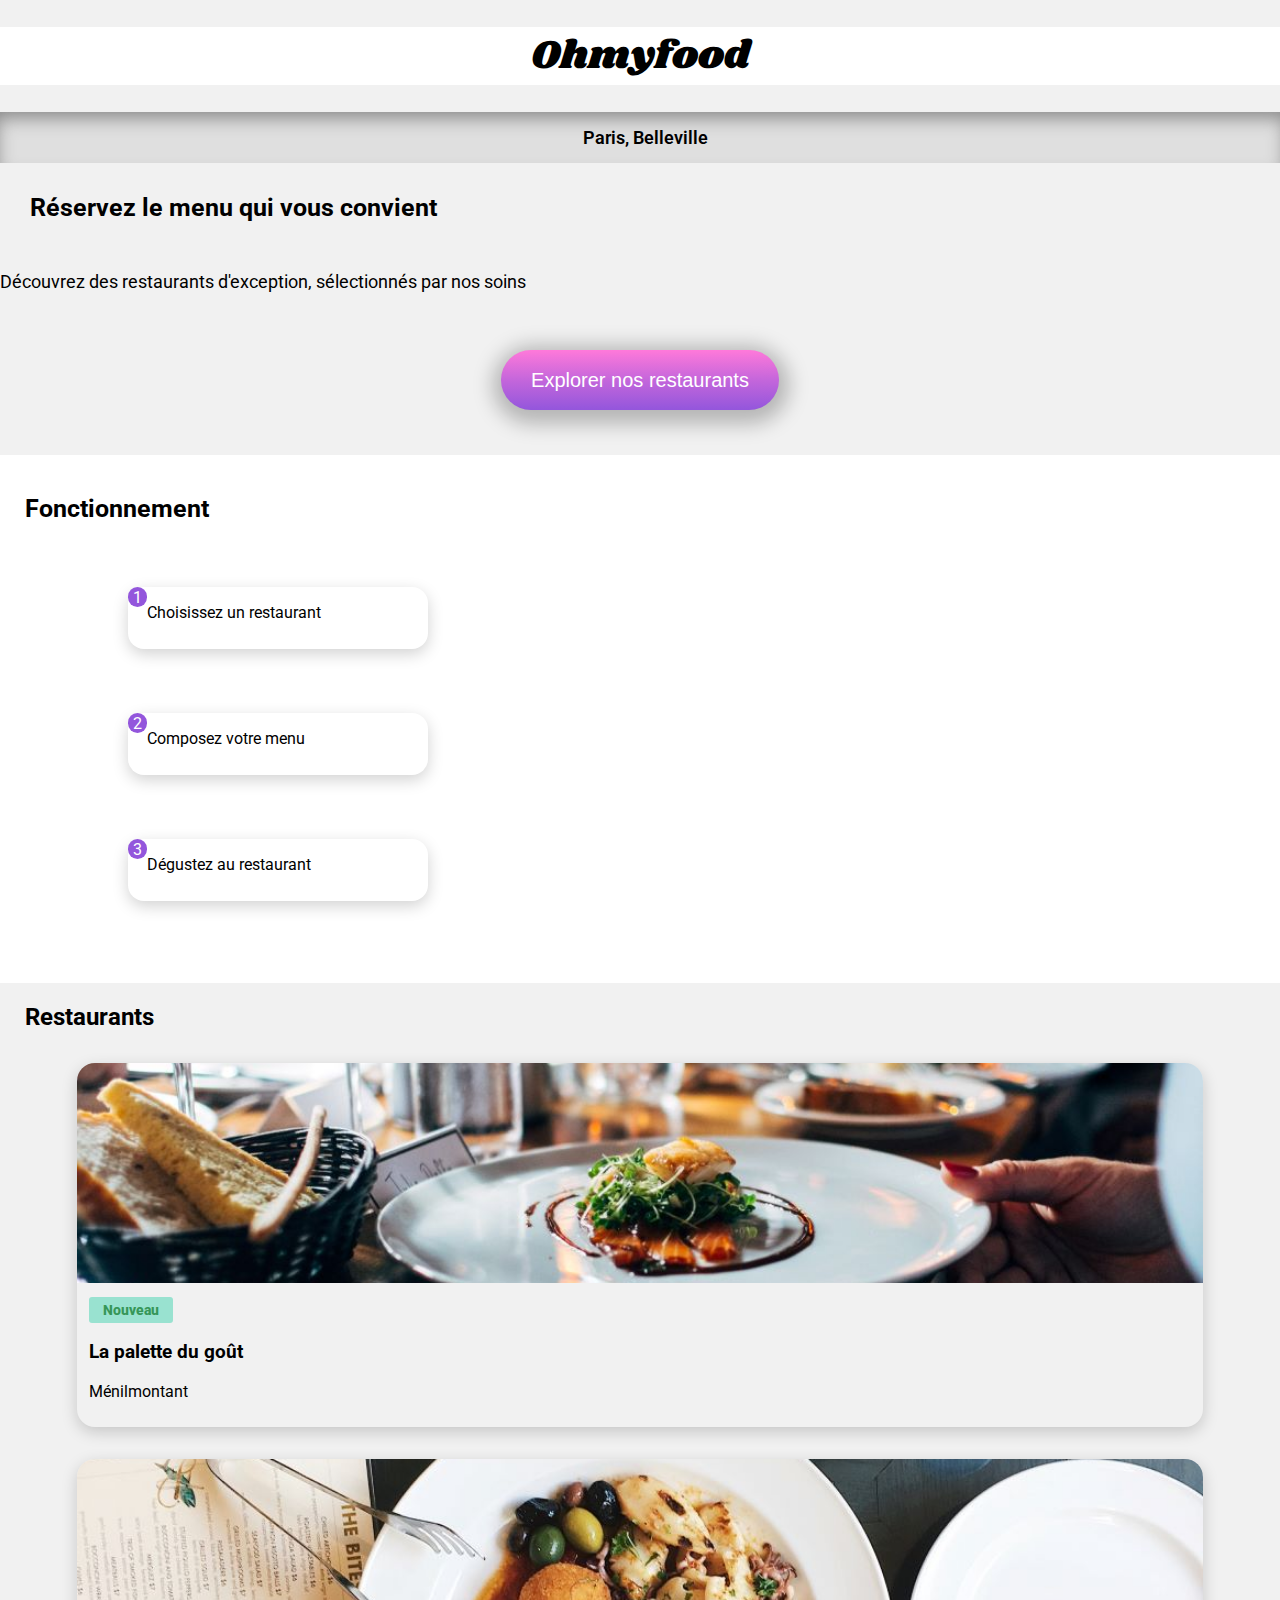
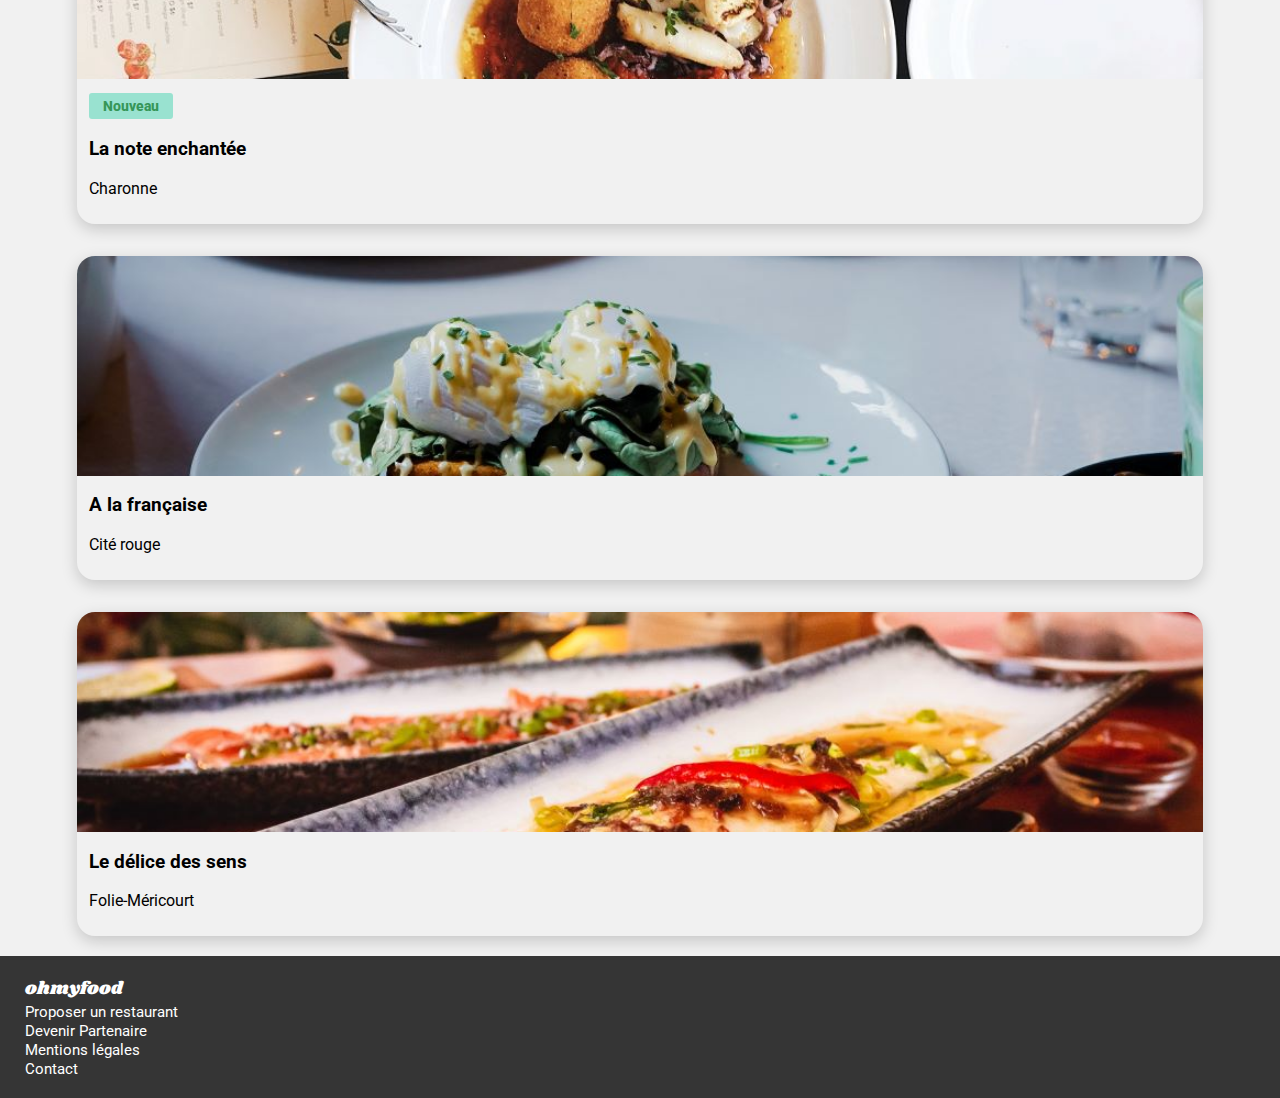
<file: index.html>
<!DOCTYPE html>
<html lang="fr">
<head>
    <meta charset="UTF-8">
    <meta http-equiv="X-UA-Compatible" content="IE=edge">
    <meta name="viewport" content="width=device-width, initial-scale=1.0">
    <link rel="stylesheet" href="https://use.fontawesome.com/releases/v5.15.1/css/all.css"
        integrity="sha384-vp86vTRFVJgpjF9jiIGPEEqYqlDwgyBgEF109VFjmqGmIY/Y4HV4d3Gp2irVfcrp" crossorigin="anonymous">
    <title>OhMyFood !</title>
    <link rel="stylesheet" href="sass/style.css">
</head>
<body>
        
    <header>
        <h1>Ohmyfood</h1>
    </header>

    <div class="subheader">
        
        <div class="subheader__location">
            <div class="subheader__iconemap">
                <i class="fas fa-map-marker-alt"></i>
             </div>
             <div class="subheader__content">
                 <a href="#">Paris, Belleville</a>
             </div>
        </div>

        <div class="prev">
            <div class="prev__content">
                <h2 class="prev__title">Réservez le menu qui vous convient</h2>
                <p class="prev__subtitle">Découvrez des restaurants d'exception, sélectionnés par nos soins</p>
            </div>
            <div class="button">
                <button>
                    Explorer nos restaurants
                </button>
            </div>
        </div>

    </div>

<div class="container-site">
    <main>
        <section class="section section--fonctionnement">
            <h2 class="section__title">Fonctionnement</h2>

            <div class="nav">
                <div class="nav__content">
                    <div class="nav__number">
                        <span class="number--one">1</span>
                    </div>
                    <div class="nav__cart">
                        <div class="nav__icon">
                            <i class="fas fa-mobile-alt"></i>
                        </div>
                        <p class="nav__text">Choisissez un restaurant</p>
                    </div>
                </div>
            </div>

            <div class="nav">
                <div class="nav__content">
                    <div class="nav__number">
                        <span class="number--two">2</span>
                    </div>
                    <div class="nav__cart">
                        <div class="nav__icon">
                            <i class="fas fa-list-ul"></i>
                        </div>
                        <p class="nav__text">Composez votre menu</p>
                    </div>
                </div>
            </div>

            <div class="nav">
                <div class="nav__content">
                    <div class="nav__number">
                        <span class="number--three">3</span>
                    </div>
                    <div class="nav__cart">
                        <div class="nav__icon">
                            <i class="fas fa-store i--one"></i>
                        </div>
                        <p class="nav__text">Dégustez au restaurant</p>
                    </div>
                </div>
            </div>
        </section>

        <section class="section section--restaurants">
            <h2 class="section__title">Restaurants</h2>

            <div class="cartresto">
                <div class="resto">
                    <a href="la-palette-du-gout.html">
                        <div class="resto__image">
                            <img src="./assets/la-palette-du-gout.jpg" alt="plat dans une assiete ronde, pain et verres de vin">
                        </div>
                        <div class="resto__content">
                            <p class="resto__new">Nouveau</p>
                            <h3>La palette du goût</h3>
                            <p>Ménilmontant</p>
                            <i class="far fa-heart"></i>
                        </div>
                    </a>
                </div>

                <div class="resto">
                    <a href="la-note-enchantee.html">
                        <div class="resto__image">
                            <img src="./assets/la-note-enchantee.jpg" alt="plat dans une assiete ronde, carte du menu">
                        </div>
                        <div class="resto__content">
                            <p class="resto__new">Nouveau</p>
                            <h3>La note enchantée</h3>
                            <p>Charonne</p>
                            <i class="far fa-heart"></i>
                        </div>
                    </a>
                </div>

                <div class="resto">
                    <a href="a-la-francaise.html">
                        <div class="resto__image">
                            <img src="./assets/a-la-francaise.jpg" alt="plat dans une assiete ronde avec tartine et oeufs">
                        </div>
                        <div class="resto__content">
                            <h3>A la française</h3>
                            <p>Cité rouge</p>
                            <i class="far fa-heart"></i>
                        </div>
                    </a>
                </div>

                <div class="resto">
                    <a href="le-delice-des-sens.html">
                        <div class="resto__image">
                            <img src="./assets/le-delice-des-sens.jpg" alt="plat exotique dans une assiete longue">
                        </div>
                        <div class="resto__content">
                            <h3>Le délice des sens</h3>
                            <p>Folie-Méricourt</p>
                            <i class="far fa-heart"></i>
                        </div>
                    </a>
                </div>

            </div>
        </section>

    </main>
</div>
    <footer>

        <div class="footer__content">

            <a class="footer__title" href="#">ohmyfood</a>
            
            <div class="footer__item">
                <i class="fas fa-utensils"></i>
                <a href="#">Proposer un restaurant</a>
            </div>
            <div class="footer__item">
                <i class="fas fa-hands-helping"></i>
                <a href="#">Devenir Partenaire</a>
            </div>
            <div class="footer__item">
                <a href="#">Mentions légales</a>
            </div>
            <div class="footer__item">
                <a href="#">Contact</a>
            </div>

        </div>

    </footer>

</body>
    
</html>
</file>
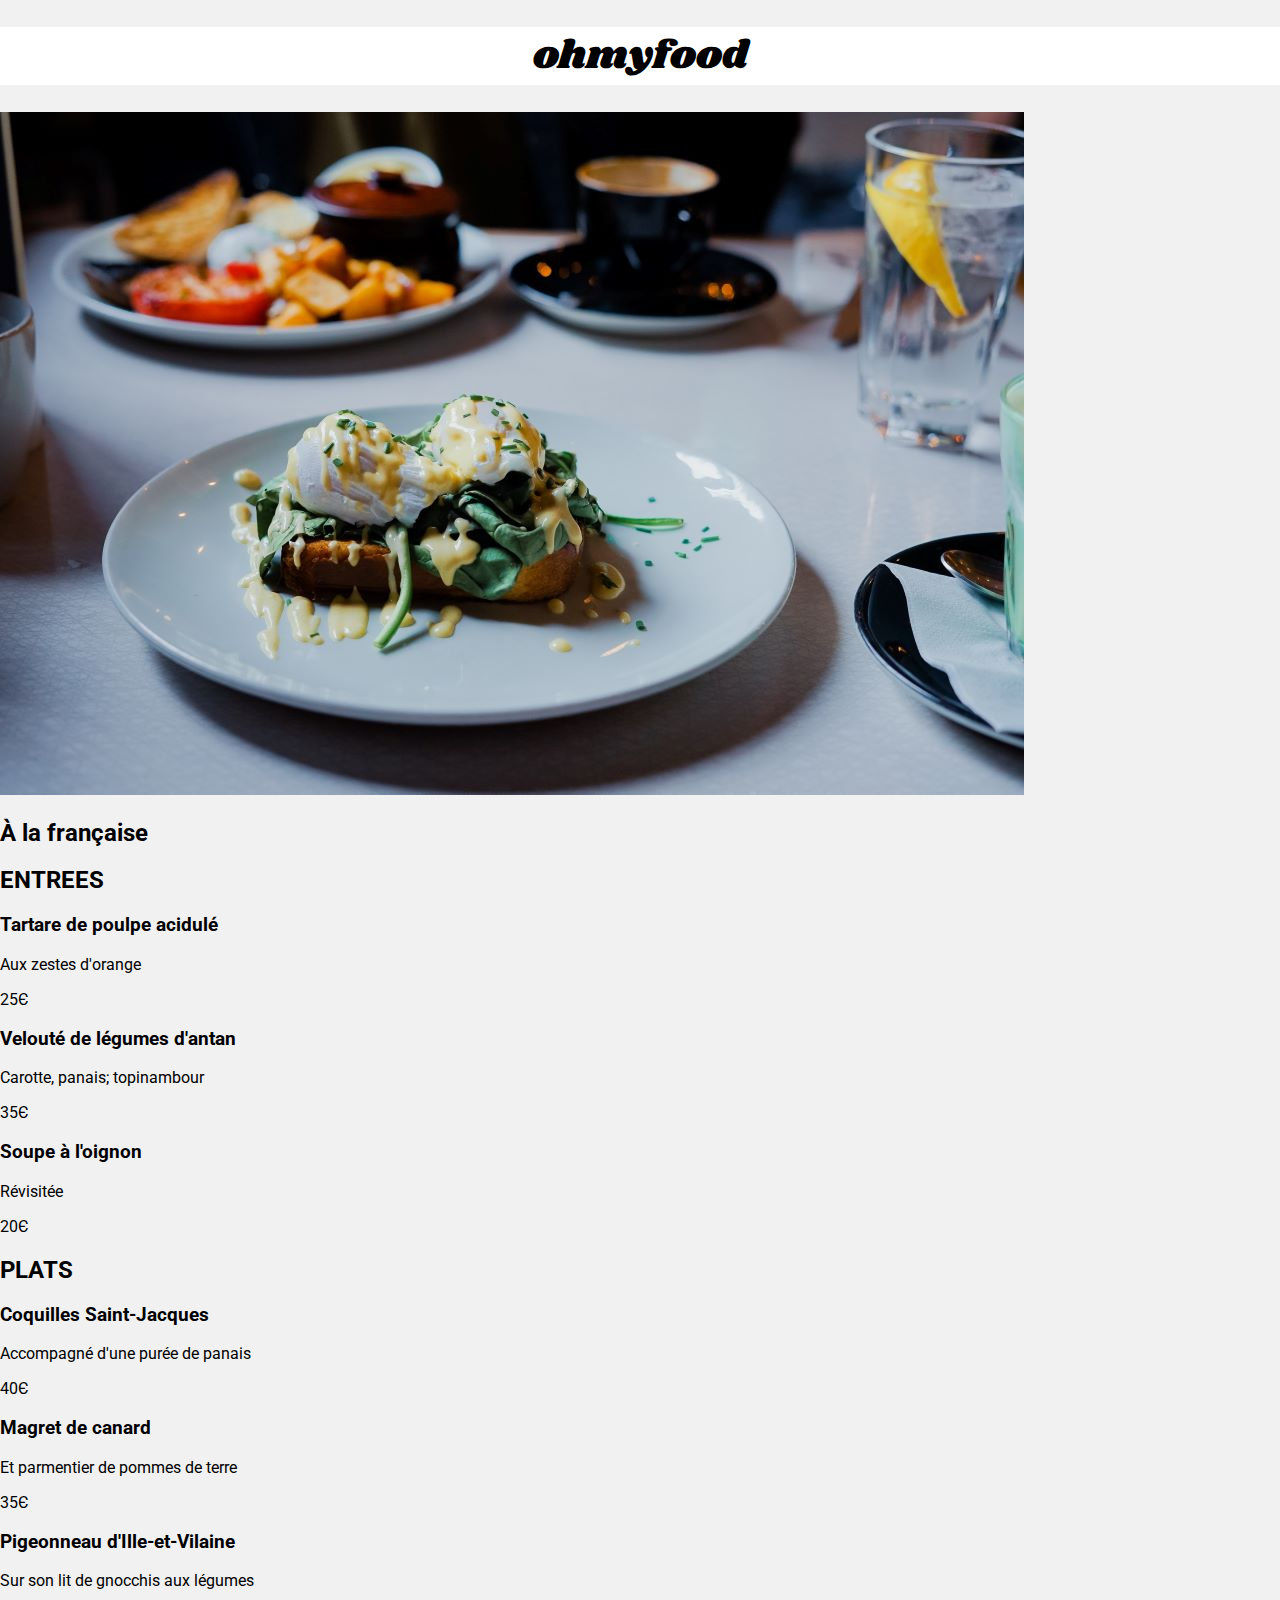
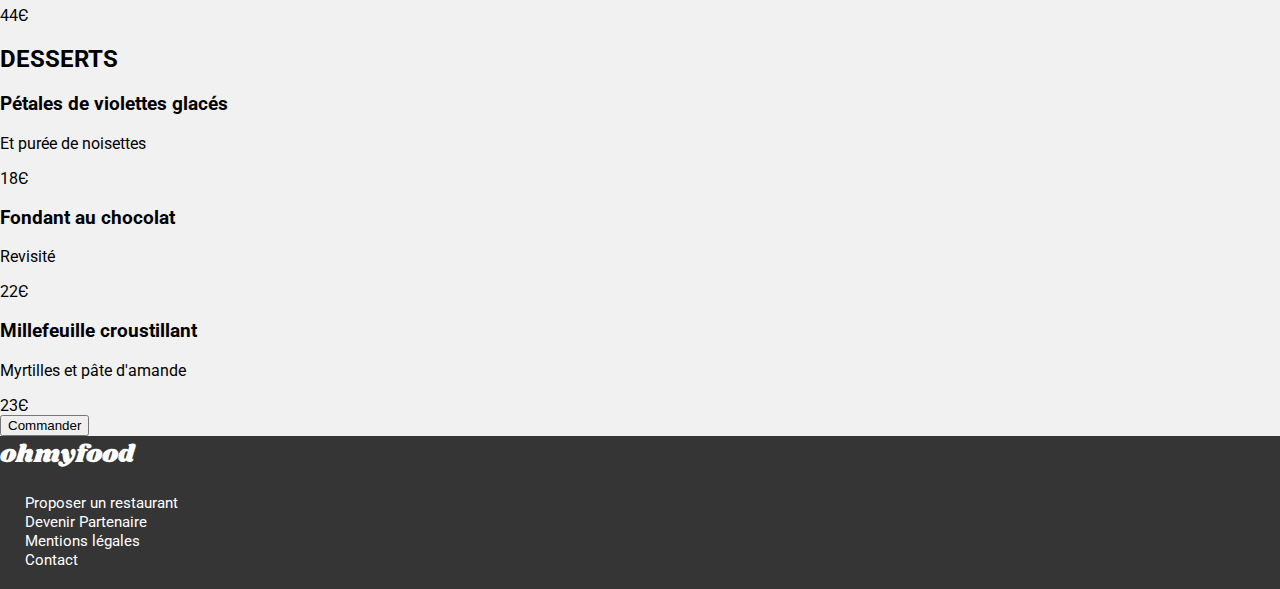
<file: a-la-francaise.html>
<!DOCTYPE html>
<html lang="fr">
<head>
    <meta charset="UTF-8">
    <meta http-equiv="X-UA-Compatible" content="IE=edge">
    <meta name="viewport" content="width=device-width, initial-scale=1.0">
    <link rel="stylesheet" href="https://use.fontawesome.com/releases/v5.15.1/css/all.css"
        integrity="sha384-vp86vTRFVJgpjF9jiIGPEEqYqlDwgyBgEF109VFjmqGmIY/Y4HV4d3Gp2irVfcrp" crossorigin="anonymous">
    <link rel="stylesheet" href="sass/style.css">
    <title>OHMYFOOD</title>
</head>
<body>
    
    <header>
        <i class="fas fa-arrow-left"></i>
        <h1>ohmyfood</h1>
    </header>

    <div class="subheader subheader__image">
        <img src="./assets/a-la-francaise.jpg" alt="plat dans une assiete ronde avec tartine et oeufs">
    </div>

    <main>

        <div>
            <h2>À la française</h2>
            <i class="far fa-heart"></i>
        </div>

        <section class="section section__entrees">
            <div class="section__title">
                <h2>ENTREES</h2>
            </div>

            <div class="section__choice">
                <div class="section__cart">
                    <h3>Tartare de poulpe acidulé</h3>
                    <p>Aux zestes d'orange</p>
                    <div class="section__price">25Є</div>
                </div>
                <div class="section__cart">
                    <h3>Velouté de légumes d'antan</h3>
                    <p>Carotte, panais; topinambour</p>
                    <div class="section__price">35Є</div>
                </div>
                <div class="section__cart">
                    <h3>Soupe à l'oignon</h3>
                    <p>Révisitée</p>
                    <div class="section__price">20Є</div>
                </div>
            </div>
        </section>

        <section class="section section__plats">
            <div class="section__title">
                <h2>PLATS</h2>
            </div>

            <div class="section__choice">
                <div class="section__cart">
                    <h3>Coquilles Saint-Jacques</h3>
                    <p>Accompagné d'une purée de panais</p>
                    <div class="section__price">40Є</div>
                </div>
                <div class="section__cart">
                    <h3>Magret de canard</h3>
                    <p>Et parmentier de pommes de terre</p>
                    <div class="section__price">35Є</div>
                </div>
                <div class="section__cart">
                    <h3>Pigeonneau d'Ille-et-Vilaine</h3>
                    <p>Sur son lit de gnocchis aux légumes</p>
                    <div class="section__price">44Є</div>
                </div>
            </div>
        </section>

        <section class="section section__desserts">
            <div class="section__title">
                <h2>DESSERTS</h2>
            </div>

            <div class="section__choice">
                <div class="section__cart">
                    <h3>Pétales de violettes glacés</h3>
                    <p>Et purée de noisettes</p>
                    <div class="section__price">18Є</div>
                </div>
                <div class="section__cart">
                    <h3>Fondant au chocolat</h3>
                    <p>Revisité</p>
                    <div class="section__price">22Є</div>
                </div>
                <div class="section__cart">
                    <h3>Millefeuille croustillant</h3>
                    <p>Myrtilles et pâte d'amande</p>
                    <div class="section__price">23Є</div>
                </div>
            </div>
        </section>

        <button>
            Commander
        </button>

    </main>

    <footer>

        <a class="footer__title" href="#">ohmyfood</a>

        <div class="footer__content">
            
            <div class="footer__item">
                <i class="fas fa-utensils"></i>
                <a href="#">Proposer un restaurant</a>
            </div>
            <div class="footer__item">
                <i class="fas fa-hands-helping"></i>
                <a href="#">Devenir Partenaire</a>
            </div>
            <div class="footer__item">
                <a href="#">Mentions légales</a>
            </div>
            <div class="footer__item">
                <a href="#">Contact</a>
            </div>

        </div>

    </footer>

</body>
</html>
</file>
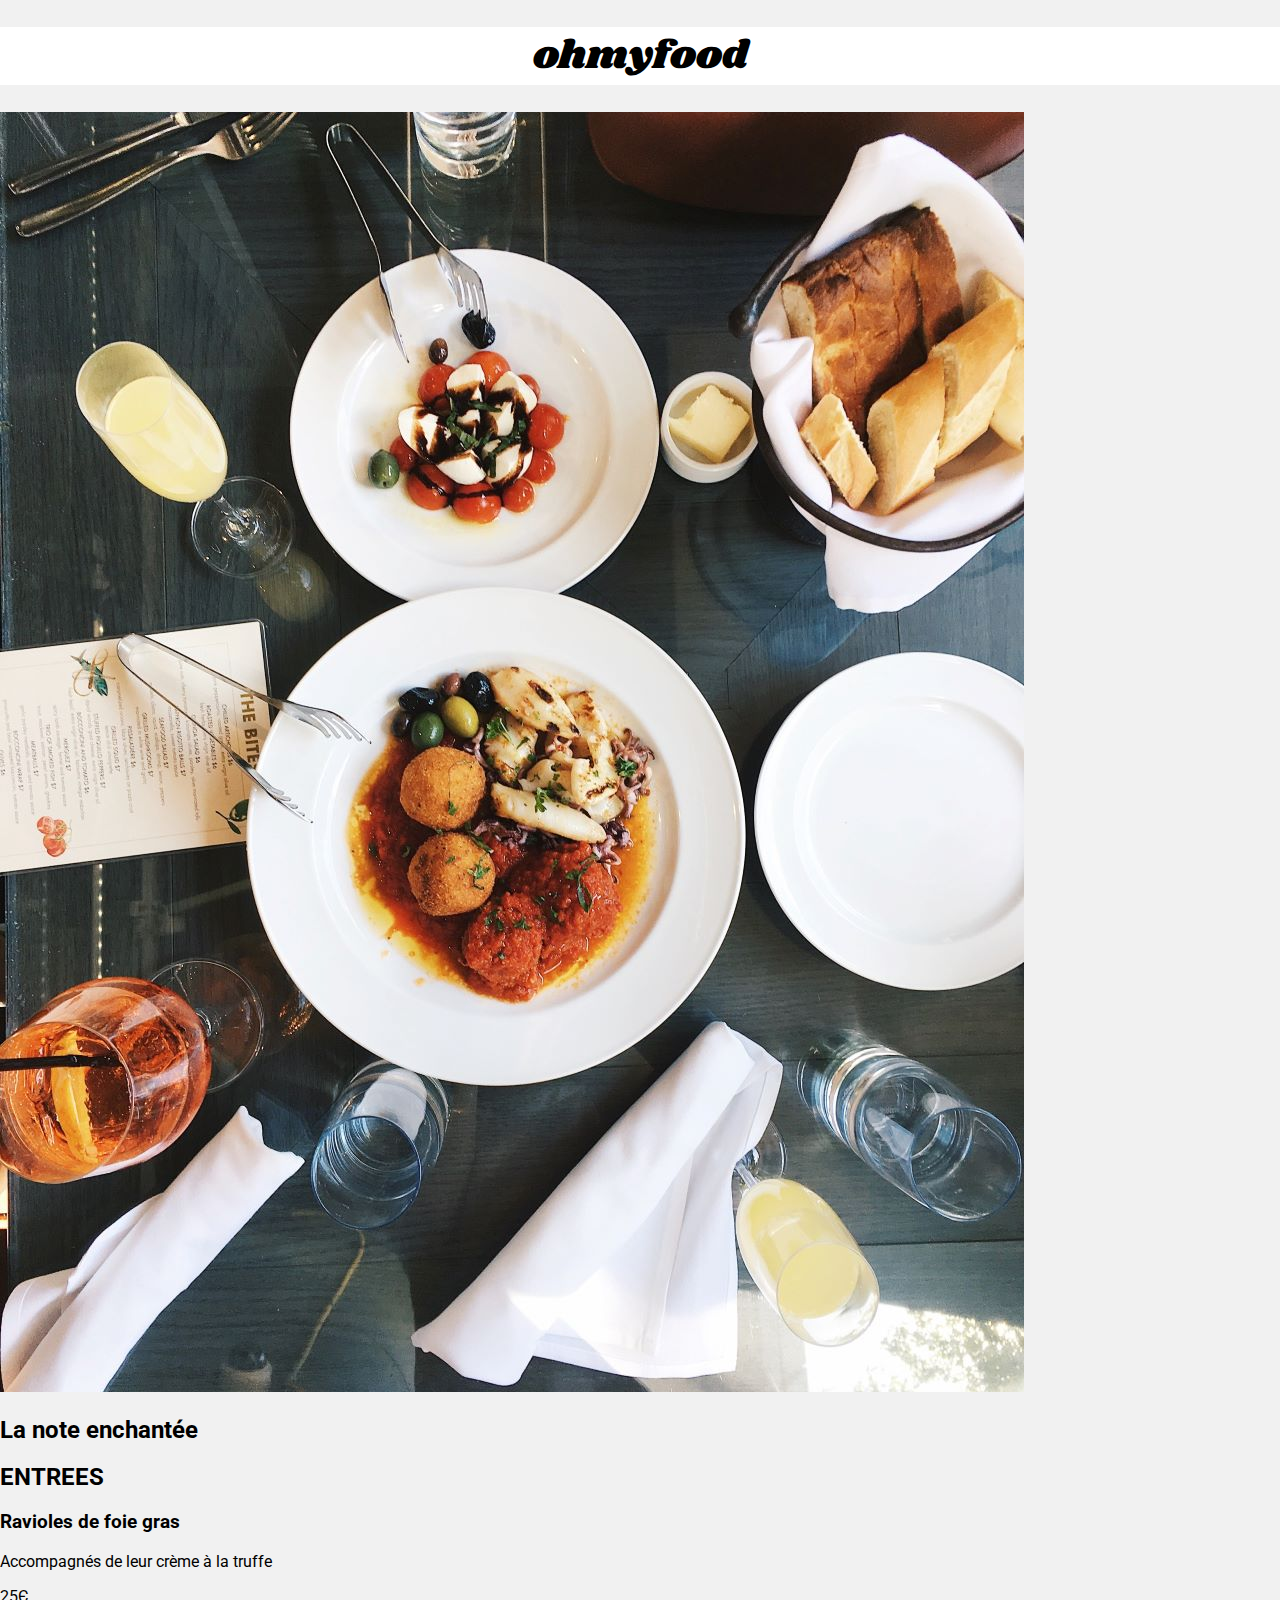
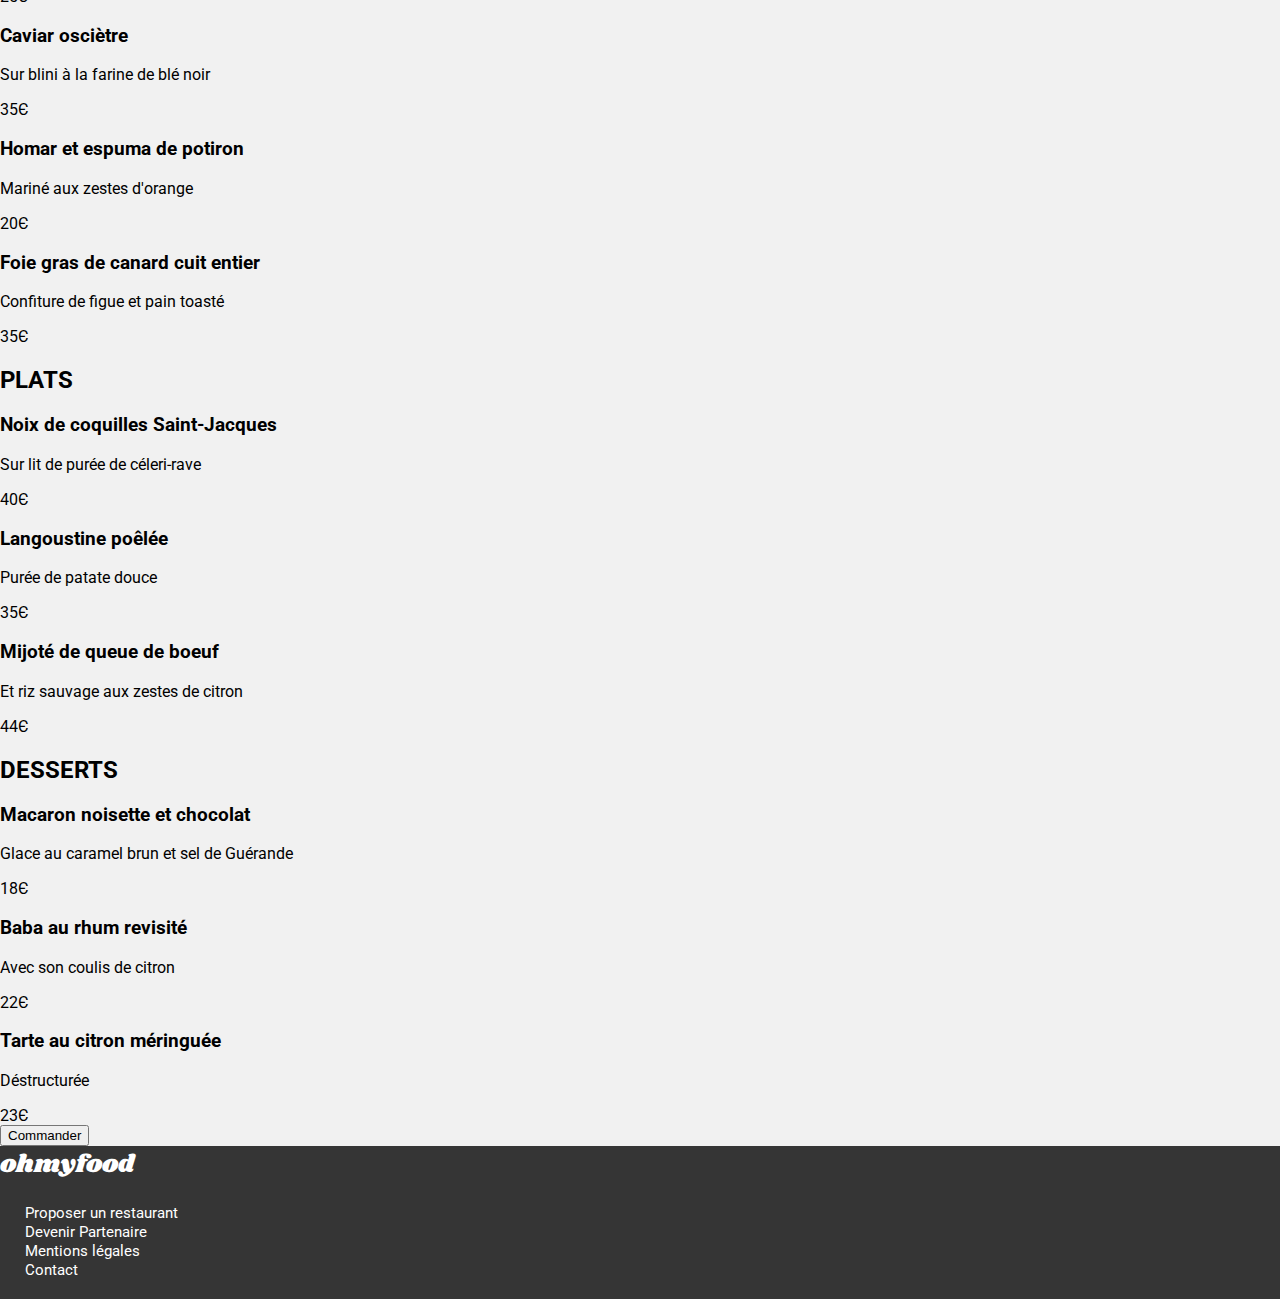
<file: la-note-enchantee.html>
<!DOCTYPE html>
<html lang="fr">
<head>
    <meta charset="UTF-8">
    <meta http-equiv="X-UA-Compatible" content="IE=edge">
    <meta name="viewport" content="width=device-width, initial-scale=1.0">
    <link rel="stylesheet" href="https://use.fontawesome.com/releases/v5.15.1/css/all.css"
        integrity="sha384-vp86vTRFVJgpjF9jiIGPEEqYqlDwgyBgEF109VFjmqGmIY/Y4HV4d3Gp2irVfcrp" crossorigin="anonymous">
    <link rel="stylesheet" href="sass/style.css">
    <title>OHMYFOOD</title>
</head>
<body>
    
    <header>
        <i class="fas fa-arrow-left"></i>
        <h1>ohmyfood</h1>
    </header>

    <div class="subheader subheader__image">
        <img src="./assets/la-note-enchantee.jpg" alt="plat dans une assiete ronde, carte du menu">
    </div>

    <main>

        <div>
            <h2>La note enchantée</h2>
            <i class="far fa-heart"></i>
        </div>

        <section class="section section__entrees">
            <div class="section__title">
                <h2>ENTREES</h2>
            </div>

            <div class="section__choice">
                <div class="section__cart">
                    <h3>Ravioles de foie gras</h3>
                    <p>Accompagnés de leur crème à la truffe</p>
                    <div class="section__price">25Є</div>
                </div>
                <div class="section__cart">
                    <h3>Caviar osciètre</h3>
                    <p>Sur blini à la farine de blé noir</p>
                    <div class="section__price">35Є</div>
                </div>
                <div class="section__cart">
                    <h3>Homar et espuma de potiron</h3>
                    <p>Mariné aux zestes d'orange</p>
                    <div class="section__price">20Є</div>
                </div>
                <div class="section__cart">
                    <h3>Foie gras de canard cuit entier</h3>
                    <p>Confiture de figue et pain toasté</p>
                    <div class="section__price">35Є</div>
                </div>
            </div>
        </section>

        <section class="section section__plats">
            <div class="section__title">
                <h2>PLATS</h2>
            </div>

            <div class="section__choice">
                <div class="section__cart">
                    <h3>Noix de coquilles Saint-Jacques</h3>
                    <p>Sur lit de purée de céleri-rave</p>
                    <div class="section__price">40Є</div>
                </div>
                <div class="section__cart">
                    <h3>Langoustine poêlée</h3>
                    <p>Purée de patate douce</p>
                    <div class="section__price">35Є</div>
                </div>
                <div class="section__cart">
                    <h3>Mijoté de queue de boeuf</h3>
                    <p>Et riz sauvage aux zestes de citron</p>
                    <div class="section__price">44Є</div>
                </div>
            </div>
        </section>

        <section class="section section__desserts">
            <div class="section__title">
                <h2>DESSERTS</h2>
            </div>

            <div class="section__choice">
                <div class="section__cart">
                    <h3>Macaron noisette et chocolat</h3>
                    <p>Glace au caramel brun et sel de Guérande</p>
                    <div class="section__price">18Є</div>
                </div>
                <div class="section__cart">
                    <h3>Baba au rhum revisité</h3>
                    <p>Avec son coulis de citron</p>
                    <div class="section__price">22Є</div>
                </div>
                <div class="section__cart">
                    <h3>Tarte au citron méringuée</h3>
                    <p>Déstructurée</p>
                    <div class="section__price">23Є</div>
                </div>
            </div>
        </section>

        <button>
            Commander
        </button>

    </main>

    <footer>

        <a class="footer__title" href="#">ohmyfood</a>

        <div class="footer__content">
            
            <div class="footer__item">
                <i class="fas fa-utensils"></i>
                <a href="#">Proposer un restaurant</a>
            </div>
            <div class="footer__item">
                <i class="fas fa-hands-helping"></i>
                <a href="#">Devenir Partenaire</a>
            </div>
            <div class="footer__item">
                <a href="#">Mentions légales</a>
            </div>
            <div class="footer__item">
                <a href="#">Contact</a>
            </div>

        </div>

    </footer>

</body>
</html>
</file>
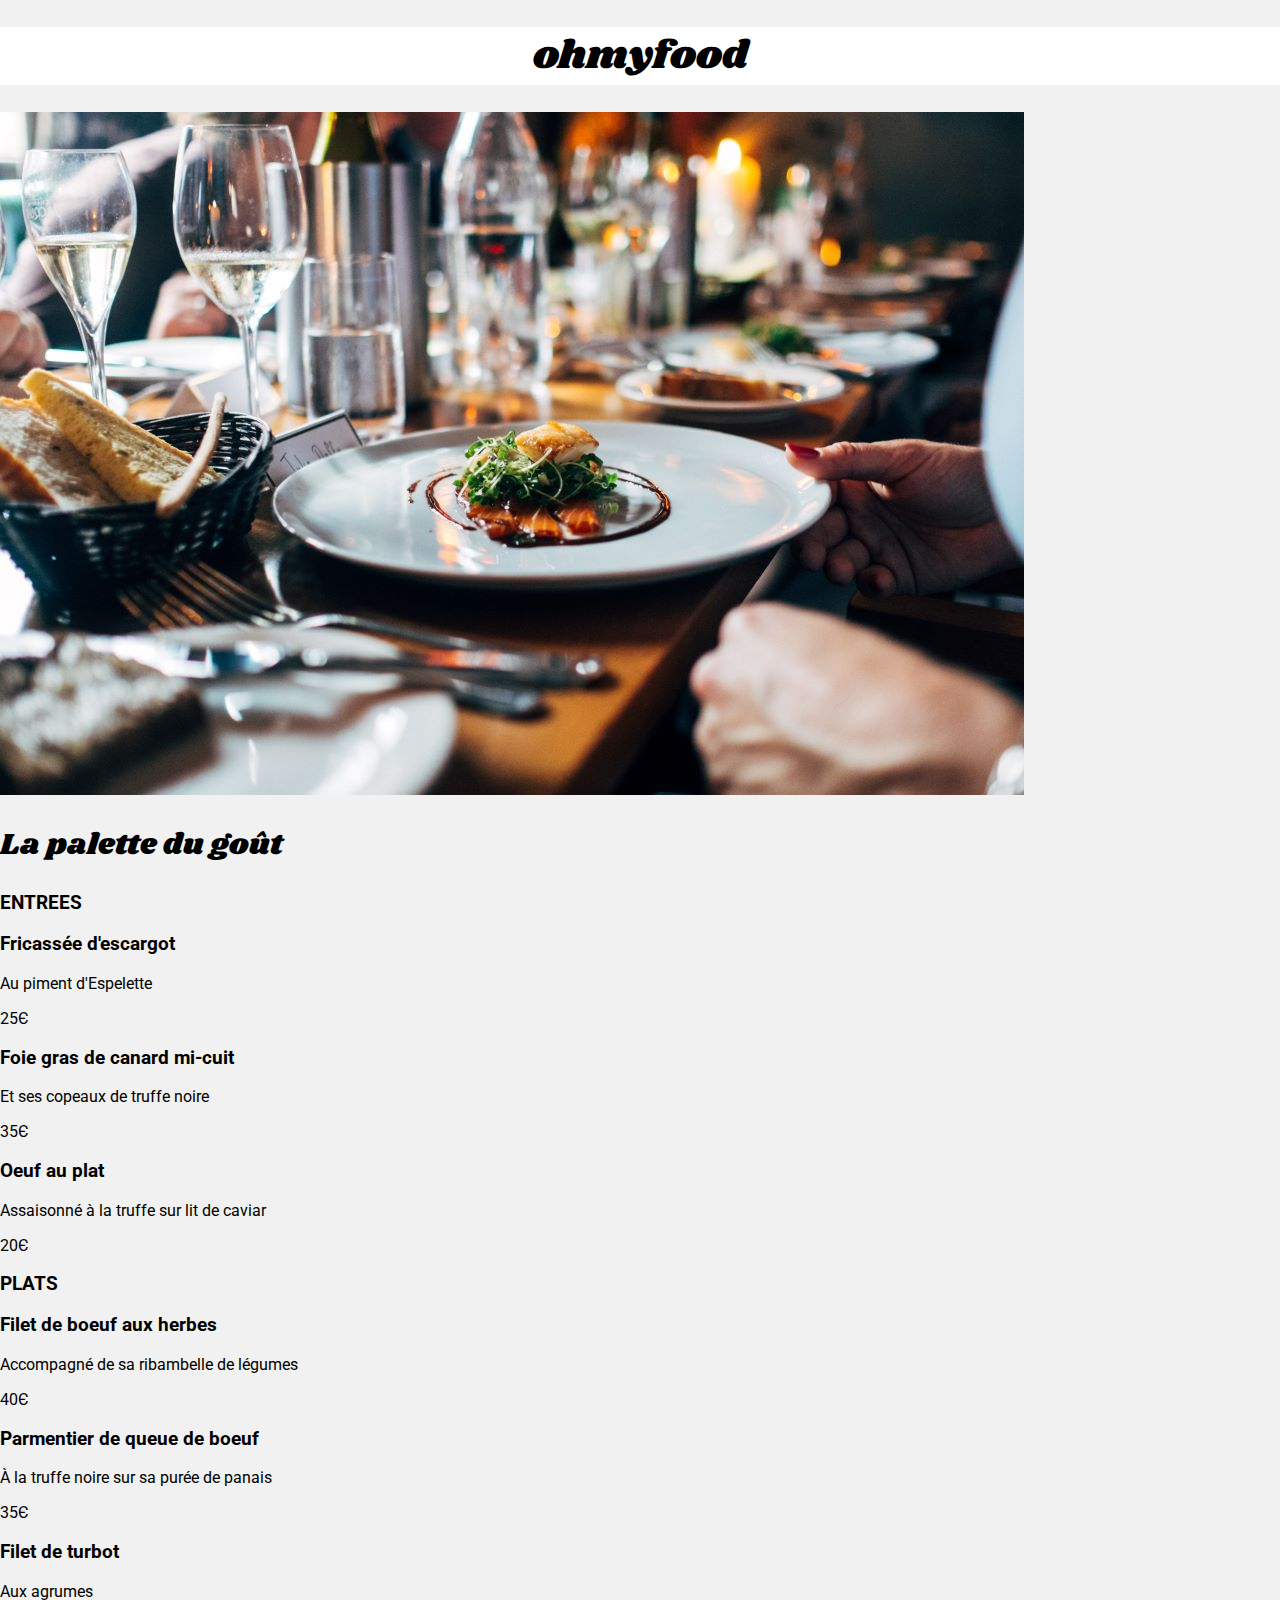
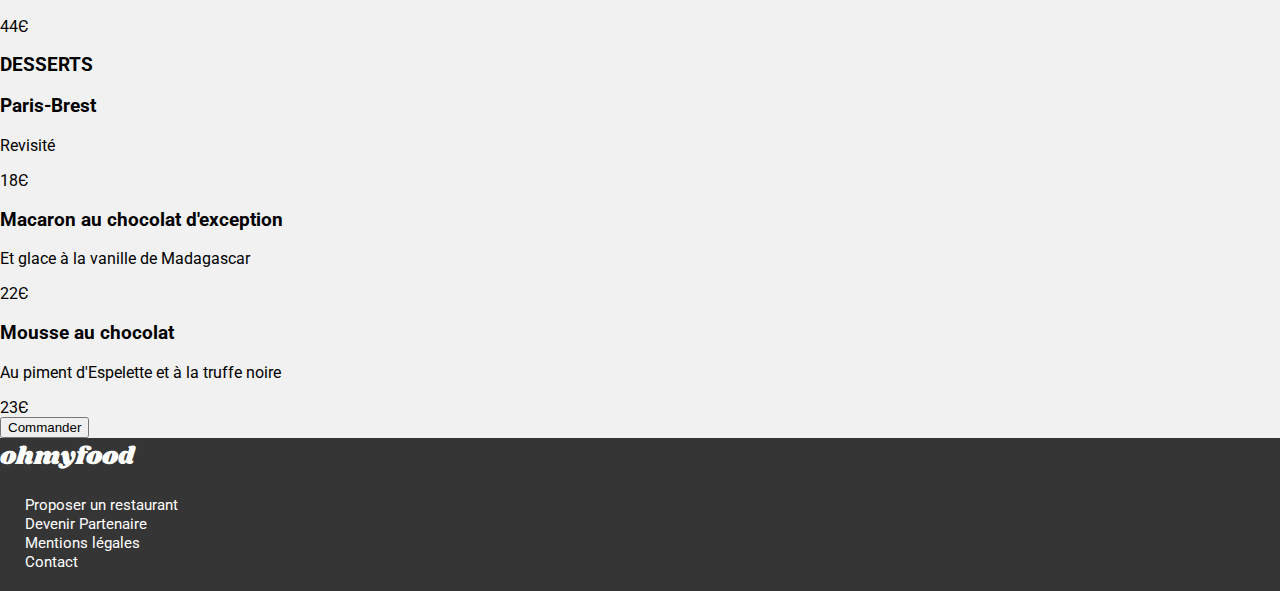
<file: la-palette-du-gout.html>
<!DOCTYPE html>
<html lang="fr">
<head>
    <meta charset="UTF-8">
    <meta http-equiv="X-UA-Compatible" content="IE=edge">
    <meta name="viewport" content="width=device-width, initial-scale=1.0">
    <link rel="stylesheet" href="https://use.fontawesome.com/releases/v5.15.1/css/all.css"
        integrity="sha384-vp86vTRFVJgpjF9jiIGPEEqYqlDwgyBgEF109VFjmqGmIY/Y4HV4d3Gp2irVfcrp" crossorigin="anonymous">
    <link rel="stylesheet" href="sass/style.css">
    <title>OHMYFOOD</title>
</head>
<body>
    
    <header>
        <i class="fas fa-arrow-left"></i>
        <h1>ohmyfood</h1>
    </header>

    <div class="subheader subheader__image">
        <img src="./assets/la-palette-du-gout.jpg" alt="plat dans une assiete ronde, pain et verres de vin">
    </div>

    <main>

        <div class="page__title">
            <h2>La palette du goût</h2>
            <i class="far fa-heart"></i>
        </div>

        <section class="section section__entrees">
            <div class="section__title">
                <h3>ENTREES</h3>
            </div>

            <div class="section__choice">
                <div class="section__cart">
                    <h3>Fricassée d'escargot</h3>
                    <p>Au piment d'Espelette</p>
                    <div class="section__price">25Є</div>
                </div>
                <div class="section__cart">
                    <h3>Foie gras de canard mi-cuit</h3>
                    <p>Et ses copeaux de truffe noire</p>
                    <div class="section__price">35Є</div>
                </div>
                <div class="section__cart">
                    <h3>Oeuf au plat</h3>
                    <p>Assaisonné à la truffe sur lit de caviar</p>
                    <div class="section__price">20Є</div>
                </div>
            </div>
        </section>

        <section class="section section__plats">
            <div class="section__title">
                <h3>PLATS</h3>
            </div>

            <div class="section__choice">
                <div class="section__cart">
                    <h3>Filet de boeuf aux herbes</h3>
                    <p>Accompagné de sa ribambelle de légumes</p>
                    <div class="section__price">40Є</div>
                </div>
                <div class="section__cart">
                    <h3>Parmentier de queue de boeuf</h3>
                    <p>À la truffe noire sur sa purée de panais</p>
                    <div class="section__price">35Є</div>
                </div>
                <div class="section__cart">
                    <h3>Filet de turbot</h3>
                    <p>Aux agrumes</p>
                    <div class="section__price">44Є</div>
                </div>
            </div>
        </section>

        <section class="section section__desserts">
            <div class="section__title">
                <h3>DESSERTS</h3>
            </div>

            <div class="section__choice">
                <div class="section__cart">
                    <h3>Paris-Brest</h3>
                    <p>Revisité</p>
                    <div class="section__price">18Є</div>
                </div>
                <div class="section__cart">
                    <h3>Macaron au chocolat d'exception</h3>
                    <p>Et glace à la vanille de Madagascar</p>
                    <div class="section__price">22Є</div>
                </div>
                <div class="section__cart">
                    <h3>Mousse au chocolat</h3>
                    <p>Au piment d'Espelette et à la truffe noire</p>
                    <div class="section__price">23Є</div>
                </div>
            </div>
        </section>

        <button>
            Commander
        </button>

    </main>

    <footer>

        <a class="footer__title" href="#">ohmyfood</a>

        <div class="footer__content">
            
            <div class="footer__item">
                <i class="fas fa-utensils"></i>
                <a href="#">Proposer un restaurant</a>
            </div>
            <div class="footer__item">
                <i class="fas fa-hands-helping"></i>
                <a href="#">Devenir Partenaire</a>
            </div>
            <div class="footer__item">
                <a href="#">Mentions légales</a>
            </div>
            <div class="footer__item">
                <a href="#">Contact</a>
            </div>

        </div>

    </footer>

</body>
</html>
</file>
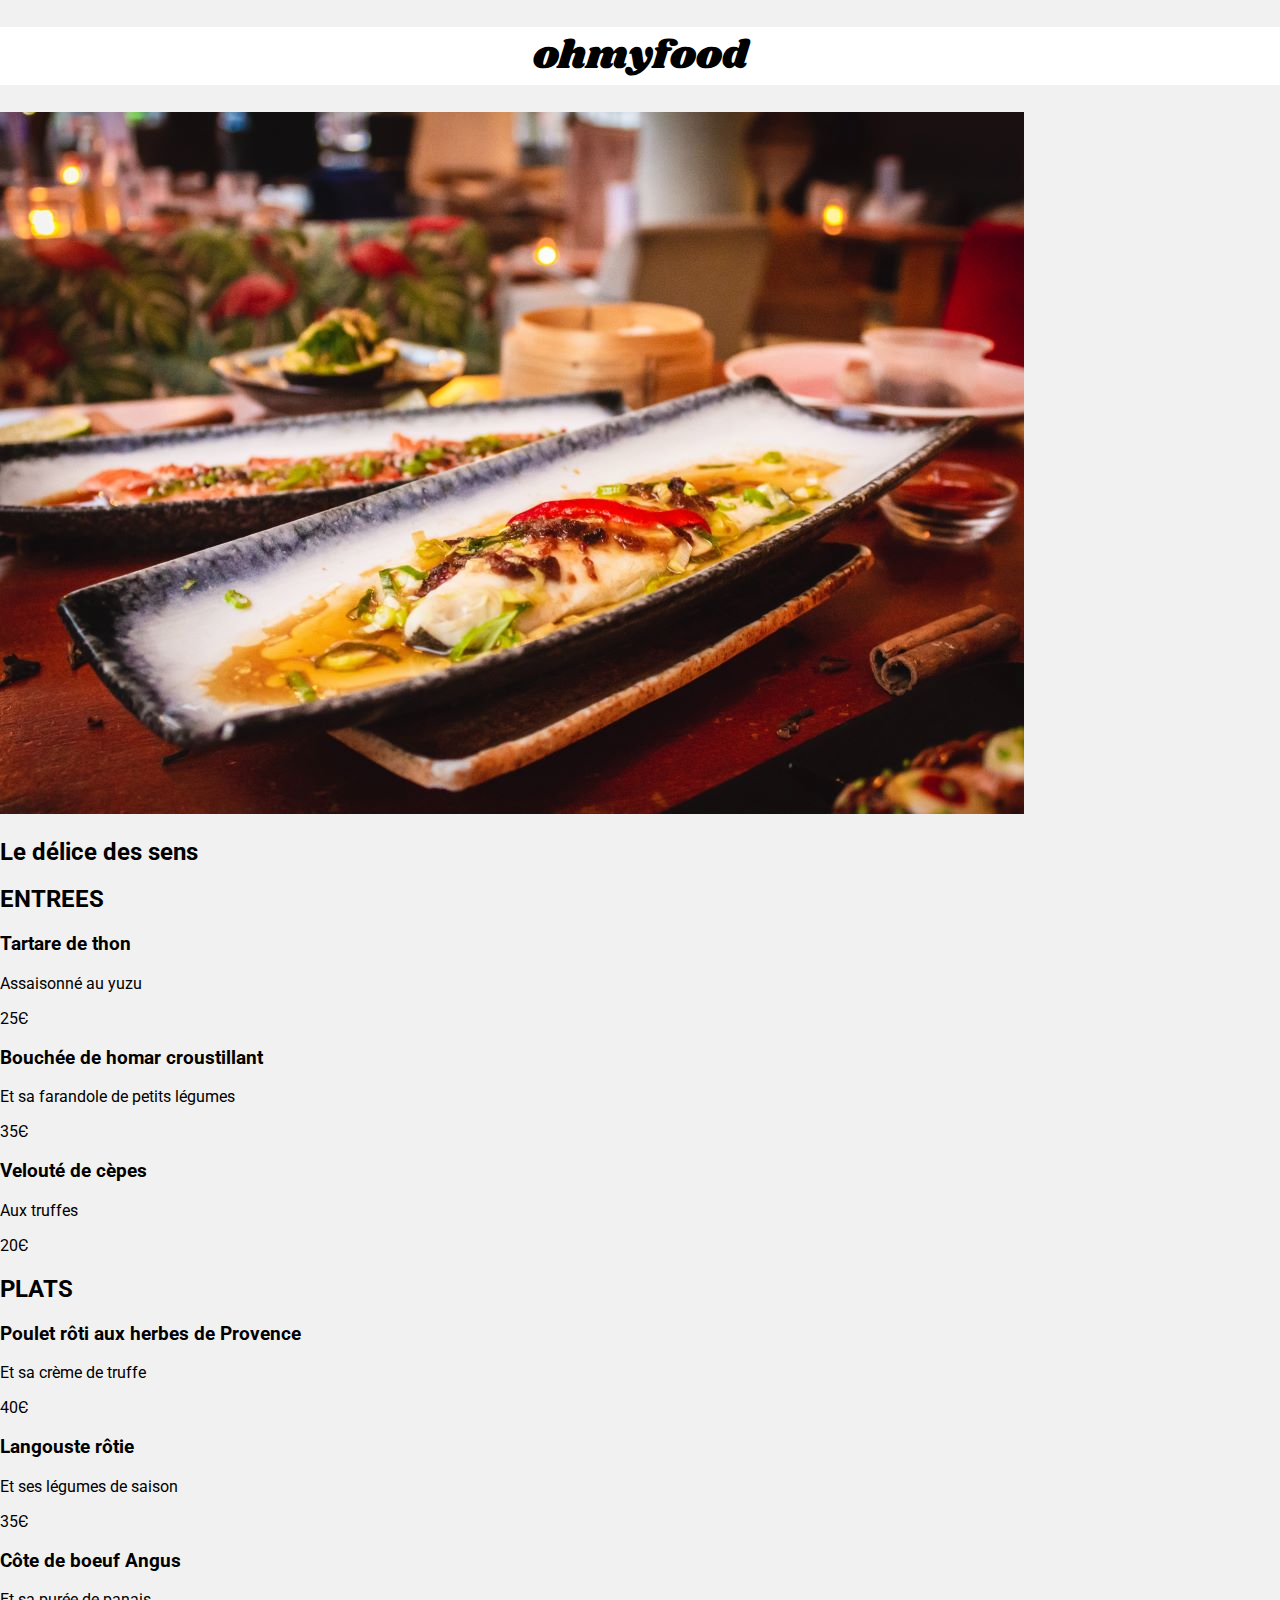
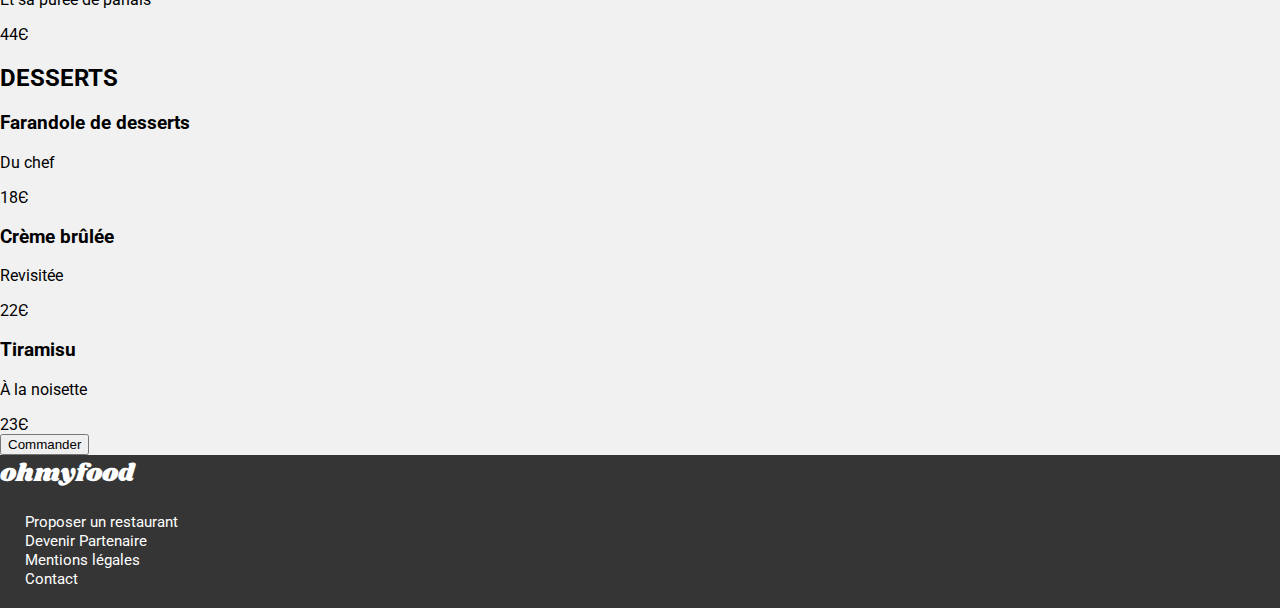
<file: le-delice-des-sens.html>
<!DOCTYPE html>
<html lang="fr">
<head>
    <meta charset="UTF-8">
    <meta http-equiv="X-UA-Compatible" content="IE=edge">
    <meta name="viewport" content="width=device-width, initial-scale=1.0">
    <link rel="stylesheet" href="https://use.fontawesome.com/releases/v5.15.1/css/all.css"
        integrity="sha384-vp86vTRFVJgpjF9jiIGPEEqYqlDwgyBgEF109VFjmqGmIY/Y4HV4d3Gp2irVfcrp" crossorigin="anonymous">
    <link rel="stylesheet" href="sass/style.css">
    <title>OHMYFOOD</title>
</head>
<body>
    
    <header>
        <i class="fas fa-arrow-left"></i>
        <h1>ohmyfood</h1>
    </header>

    <div class="subheader subheader__image">
        <img src="./assets/le-delice-des-sens.jpg" alt="plat exotique dans une assiete longue">
    </div>

    <main>

        <div>
            <h2>Le délice des sens</h2>
            <i class="far fa-heart"></i>
        </div>

        <section class="section section__entrees">
            <div class="section__title">
                <h2>ENTREES</h2>
            </div>

            <div class="section__choice">
                <div class="section__cart">
                    <h3>Tartare de thon</h3>
                    <p>Assaisonné au yuzu</p>
                    <div class="section__price">25Є</div>
                </div>
                <div class="section__cart">
                    <h3>Bouchée de homar croustillant</h3>
                    <p>Et sa farandole de petits légumes</p>
                    <div class="section__price">35Є</div>
                </div>
                <div class="section__cart">
                    <h3>Velouté de cèpes</h3>
                    <p>Aux truffes</p>
                    <div class="section__price">20Є</div>
                </div>
            </div>
        </section>

        <section class="section section__plats">
            <div class="section__title">
                <h2>PLATS</h2>
            </div>

            <div class="section__choice">
                <div class="section__cart">
                    <h3>Poulet rôti aux herbes de Provence</h3>
                    <p>Et sa crème de truffe</p>
                    <div class="section__price">40Є</div>
                </div>
                <div class="section__cart">
                    <h3>Langouste rôtie</h3>
                    <p>Et ses légumes de saison</p>
                    <div class="section__price">35Є</div>
                </div>
                <div class="section__cart">
                    <h3>Côte de boeuf Angus</h3>
                    <p>Et sa purée de panais</p>
                    <div class="section__price">44Є</div>
                </div>
            </div>
        </section>

        <section class="section section__desserts">
            <div class="section__title">
                <h2>DESSERTS</h2>
            </div>

            <div class="section__choice">
                <div class="section__cart">
                    <h3>Farandole de desserts</h3>
                    <p>Du chef</p>
                    <div class="section__price">18Є</div>
                </div>
                <div class="section__cart">
                    <h3>Crème brûlée</h3>
                    <p>Revisitée</p>
                    <div class="section__price">22Є</div>
                </div>
                <div class="section__cart">
                    <h3>Tiramisu</h3>
                    <p>À la noisette</p>
                    <div class="section__price">23Є</div>
                </div>
            </div>
        </section>

        <button>
            Commander
        </button>

    </main>

    <footer>

        <a class="footer__title" href="#">ohmyfood</a>

        <div class="footer__content">
            
            <div class="footer__item">
                <i class="fas fa-utensils"></i>
                <a href="#">Proposer un restaurant</a>
            </div>
            <div class="footer__item">
                <i class="fas fa-hands-helping"></i>
                <a href="#">Devenir Partenaire</a>
            </div>
            <div class="footer__item">
                <a href="#">Mentions légales</a>
            </div>
            <div class="footer__item">
                <a href="#">Contact</a>
            </div>

        </div>

    </footer>

</body>
</html>
</file>
<file: sass/style.css>
@import url("https://fonts.googleapis.com/css2?family=Shrikhand&display=swap");
@import url("https://fonts.googleapis.com/css2?family=Roboto&display=swap");
header {
  background-color: white;
  width: 100%;
}

header h1 {
  display: -webkit-box;
  display: -ms-flexbox;
  display: flex;
  -webkit-box-pack: center;
      -ms-flex-pack: center;
          justify-content: center;
  font-family: 'Shrikhand', cursive;
  font-size: 40px;
  font-weight: 550;
}

header i {
  font-size: 22px;
}

.subheader .subheader__location {
  display: -webkit-box;
  display: -ms-flexbox;
  display: flex;
  -webkit-box-orient: horizontal;
  -webkit-box-direction: normal;
      -ms-flex-direction: row;
          flex-direction: row;
  -webkit-box-align: end;
      -ms-flex-align: end;
          align-items: flex-end;
  -webkit-box-pack: center;
      -ms-flex-pack: center;
          justify-content: center;
  background-color: #dfdfdf;
  padding-top: 15px;
  padding-bottom: 15px;
  -webkit-box-shadow: inset 1px 10px 18px -4px #000000;
  box-shadow: inset 1px 10px 18px -4px #8a8a8a;
}

.subheader .subheader__content {
  padding-left: 10px;
  font-size: 18px;
}

.subheader .subheader__iconemap i {
  font-size: 22px;
  color: black;
}

.subheader .subheader__content a {
  text-decoration: none;
  color: black;
  font-weight: 600;
}

.subheader .prev__title {
  display: -webkit-box;
  display: -ms-flexbox;
  display: flex;
  text-align: center;
  font-size: 25px;
  padding: 10px 30px 10px 30px;
}

.subheader .prev__content {
  display: -webkit-box;
  display: -ms-flexbox;
  display: flex;
  text-align: center;
  -webkit-box-orient: vertical;
  -webkit-box-direction: normal;
      -ms-flex-direction: column;
          flex-direction: column;
  -webkit-box-pack: center;
      -ms-flex-pack: center;
          justify-content: center;
}

.subheader .prev__subtitle {
  display: -webkit-box;
  display: -ms-flexbox;
  display: flex;
  text-align: center;
  font-size: 18px;
}

.subheader button {
  border: 0;
  line-height: 2.5;
  padding: 5px 30px;
  font-size: 20px;
  text-align: center;
  color: #fff;
  -webkit-box-shadow: 1px 5px 20px 9px rgba(0, 0, 0, 0.25);
  box-shadow: 1px 5px 20px 9px rgba(0, 0, 0, 0.25);
  border-radius: 30px;
  background-color: #9356DC;
  background-image: -webkit-gradient(linear, left bottom, left top, from(#9356DC), color-stop(#c466db), to(#FF79DA));
  background-image: linear-gradient(to top, #9356DC, #c466db, #FF79DA);
}

.subheader .button {
  display: -webkit-box;
  display: -ms-flexbox;
  display: flex;
  -webkit-box-pack: center;
      -ms-flex-pack: center;
          justify-content: center;
  margin-top: 40px;
  margin-bottom: 45px;
}

body {
  font-family: 'Roboto', sans-serif;
  background-color: #f1f1f1;
  margin: 0 auto;
}

.container-site {
  max-width: 1400px;
  margin: 0 auto;
}

a {
  text-decoration: none;
}

/* MAIN */
/*SECTION FONCTIONNEMENT*/
.section--fonctionnement {
  background-color: white;
  padding-bottom: 18px;
  padding-top: 18px;
}

.section--fonctionnement .section__title {
  font-size: 25px;
  padding-left: 25px;
}

.section--fonctionnement .nav .nav__number {
  padding: 1px 5px;
  color: white;
  background-color: #9356dc;
  border-radius: 10px;
  height: 18px;
}

.section--fonctionnement .nav__content {
  display: -webkit-box;
  display: -ms-flexbox;
  display: flex;
  -webkit-box-pack: start;
      -ms-flex-pack: start;
          justify-content: flex-start;
  -webkit-box-shadow: 0 5px 16px #0000002e;
          box-shadow: 0 5px 16px #0000002e;
  width: 300px;
  margin: 5% 10%;
  border-radius: 16px;
  height: 62px;
}

.section--fonctionnement .nav__icon i {
  color: rgba(3, 3, 3, 0.39);
  font-size: 20px;
  width: 50px;
  display: -webkit-box;
  display: -ms-flexbox;
  display: flex;
  -webkit-box-pack: center;
      -ms-flex-pack: center;
          justify-content: center;
  -webkit-box-align: center;
      -ms-flex-align: center;
          align-items: center;
  margin-left: 20px;
}

.section--restaurants .section__title {
  padding-left: 25px;
}

.section--restaurants .cartresto {
  display: -webkit-box;
  display: -ms-flexbox;
  display: flex;
  -webkit-box-pack: center;
      -ms-flex-pack: center;
          justify-content: center;
  -ms-flex-wrap: wrap;
      flex-wrap: wrap;
}

.section--restaurants .cartresto .resto {
  width: 88%;
  border-radius: 18px;
  -webkit-box-shadow: 0 5px 16px #0000002e;
          box-shadow: 0 5px 16px #0000002e;
  margin-top: 12px;
  margin-bottom: 20px;
}

.section--restaurants .cartresto .resto__content {
  color: black;
  padding-left: 12px;
  padding-bottom: 10px;
}

.section--restaurants .cartresto .resto__image img {
  -webkit-box-sizing: content-box;
          box-sizing: content-box;
  border-radius: 18px 18px 0 0;
  width: 100%;
  height: 220px;
  -o-object-fit: cover;
     object-fit: cover;
  position: relative;
  display: block;
  margin-bottom: 10px;
}

.section--restaurants .cartresto .resto__new {
  top: 13px;
  right: 8px;
  width: 56px;
  background: #99E2D0;
  padding: 5px 14px;
  font-size: 14px;
  color: #369658;
  font-weight: 800;
  border-radius: 3px;
}

.page__title h2 {
  font-family: 'Shrikhand', cursive;
  font-size: 30px;
  font-weight: 450;
}

.page__title i {
  font-size: 25px;
}

footer {
  background-color: #353535;
}

footer .footer__content {
  padding: 20px 0 20px 25px;
}

footer .footer__content a, footer i {
  color: white;
}

footer .footer__content a {
  font-size: 18px;
}

footer .footer__title {
  font-family: 'Shrikhand', cursive;
  font-size: 25px;
  color: white;
}

footer .footer__item a {
  font-size: 15px;
}
/*# sourceMappingURL=style.css.map */
</file>
